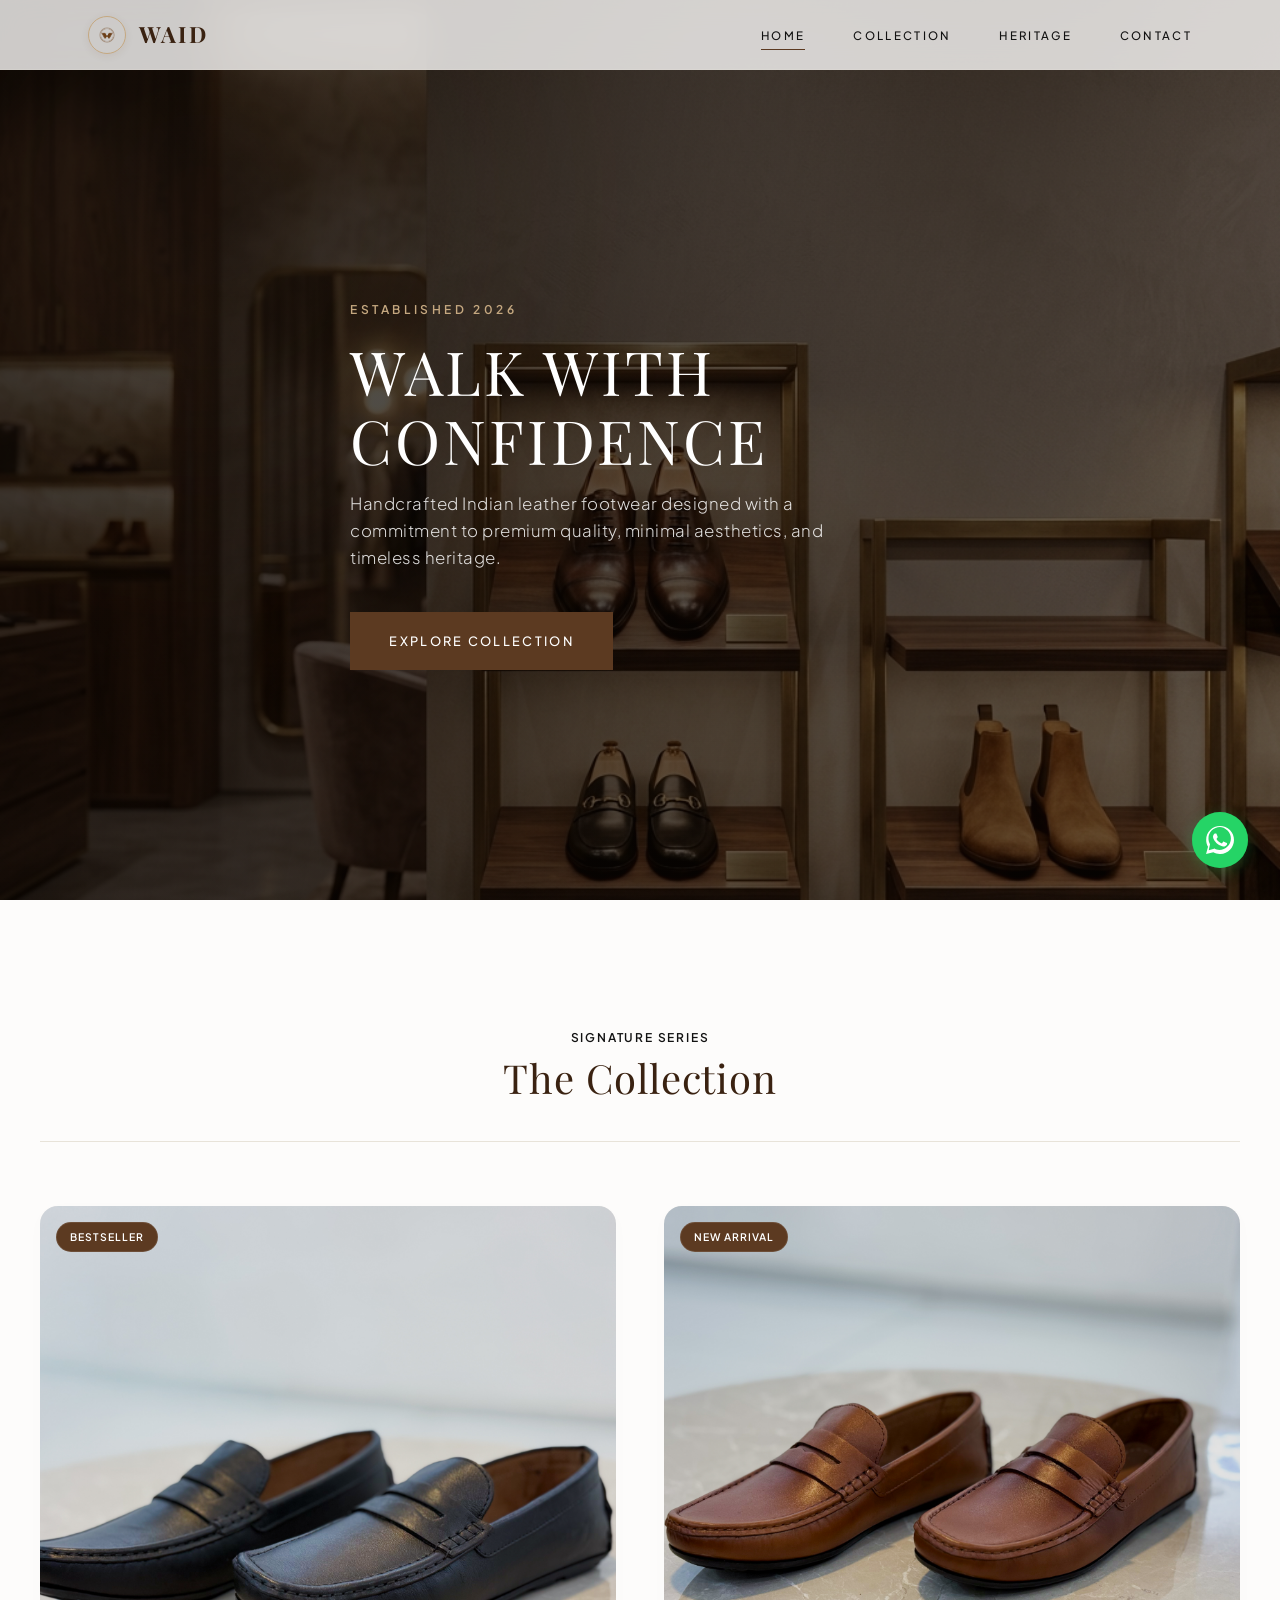
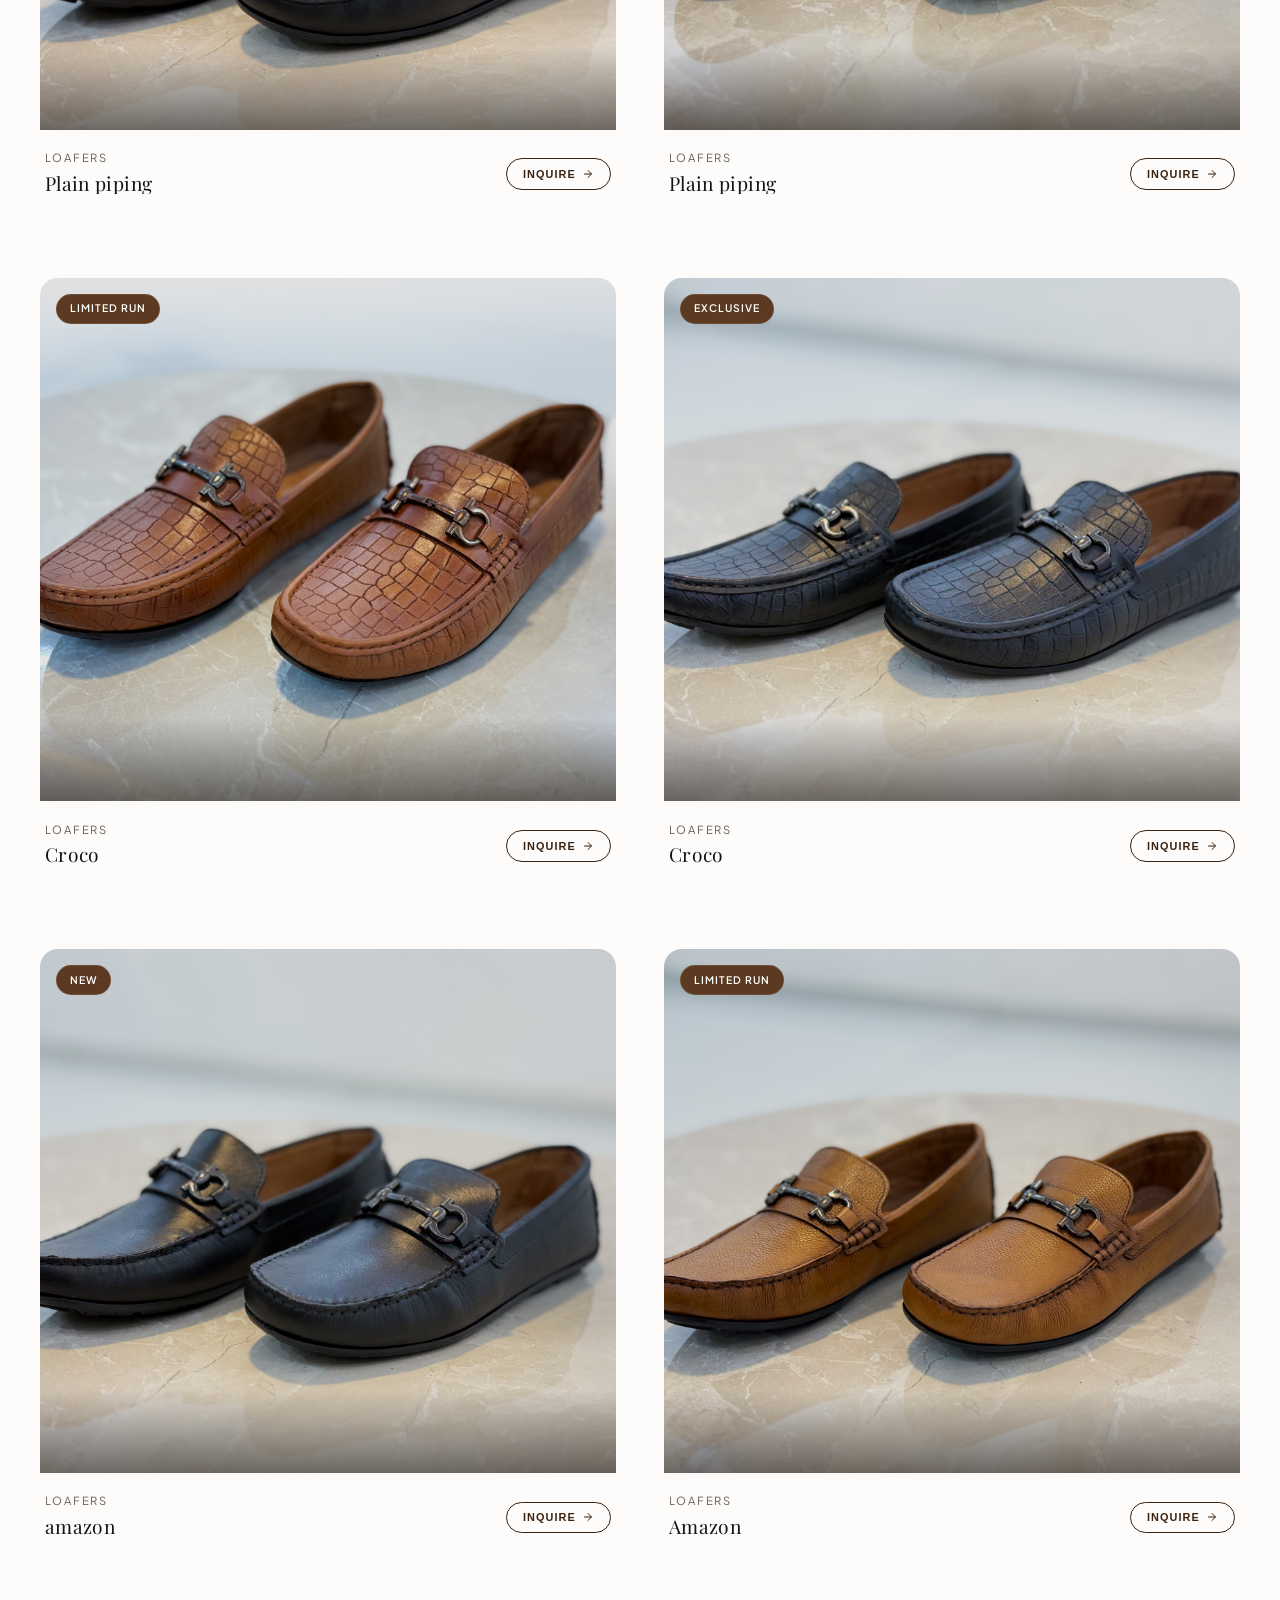
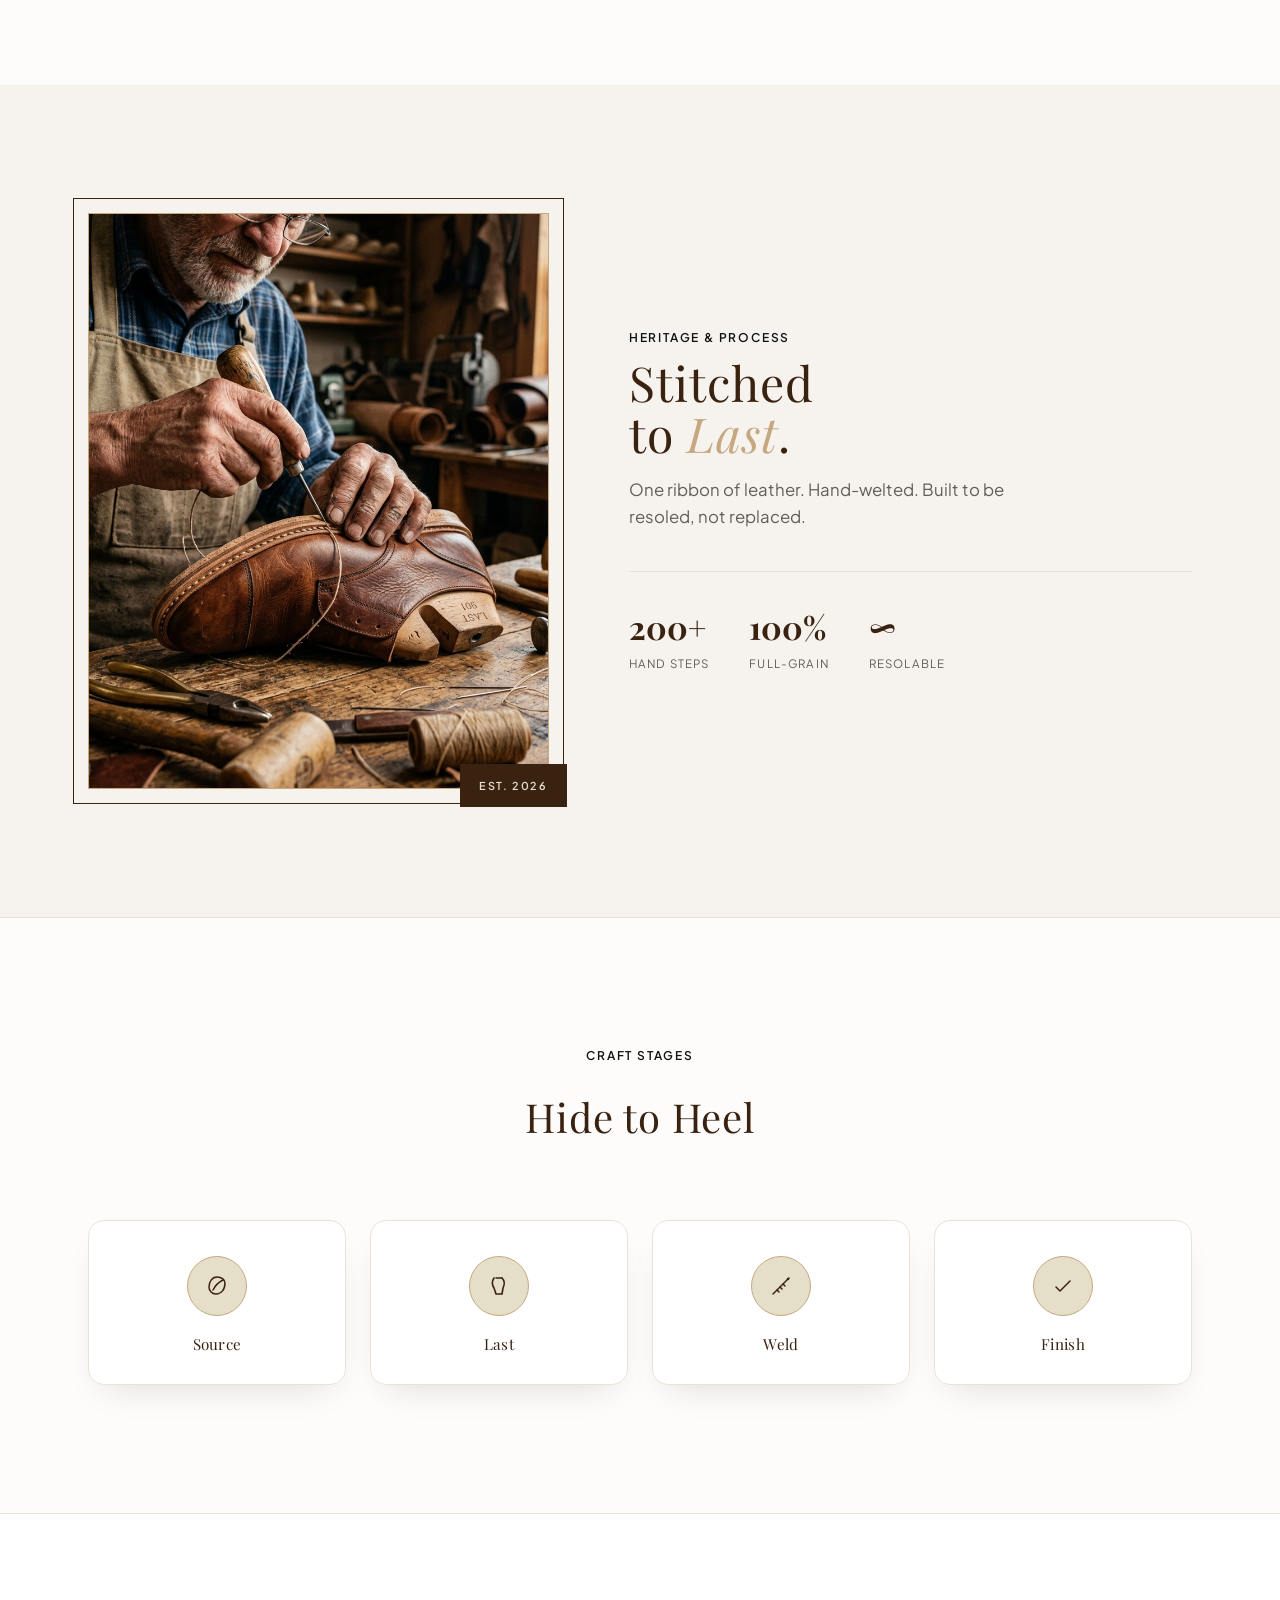
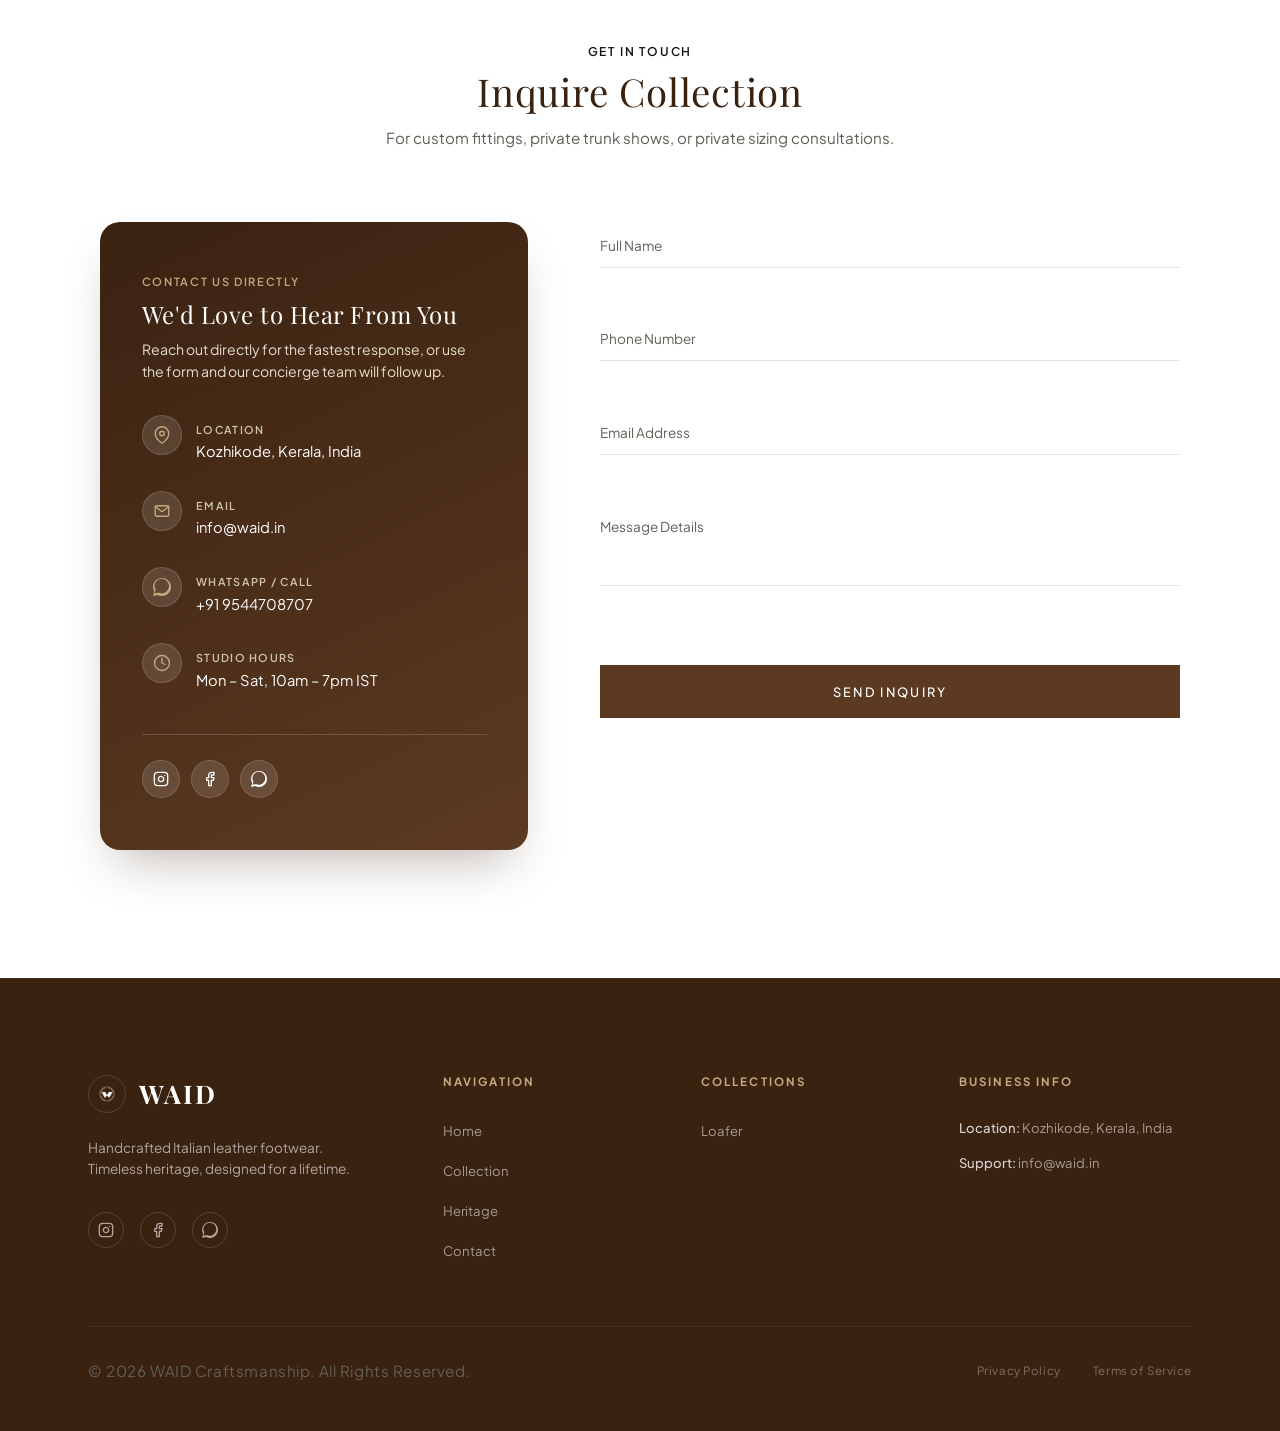
<file: waid_web/index.html>
<!DOCTYPE html>
<html lang="en">
<head>
  <meta charset="UTF-8">
  <meta name="viewport" content="width=device-width, initial-scale=1.0">
  
  <!-- SEO Best Practices (filled in automatically from js/content.js) -->
  <title id="page-title">WAID | Handcrafted Luxury Leather Footwear</title>
  <meta id="page-description" name="description" content="Explore WAID, a premium luxury shoe brand handcrafting fine Italian leather oxfords, Chelsea boots, and loafers using traditional Goodyear welt construction.">
  <meta id="page-keywords" name="keywords" content="luxury leather shoes, premium oxfords, handcrafted mens boots, designer loafers, goodyear welted shoes, WAID shoes">
  
  <!-- Styles -->
  <link rel="stylesheet" href="css/style.css">
</head>
<body>

  <!-- Floating Navigation Header -->
  <header>
    <div class="container navbar-container">
      <!-- Mobile Menu Toggle Button -->
      <button class="menu-toggle" id="menu-toggle-btn" aria-label="Toggle Menu">
        <svg width="24" height="24" viewBox="0 0 24 24" fill="none" stroke="currentColor" stroke-width="1.8" stroke-linecap="round" stroke-linejoin="round">
          <line x1="3" y1="12" x2="21" y2="12"></line>
          <line x1="3" y1="6" x2="21" y2="6"></line>
          <line x1="3" y1="18" x2="21" y2="18"></line>
        </svg>
      </button>

      <!-- Logo -->
      <a href="#home" class="nav-logo">
        <img src="assets/logo_only.png" alt="WAID Logo" class="logo-img" data-content-src="brand.logo">
        <span class="nav-logo-text" data-content="brand.name" style="font-family: var(--font-serif); font-weight: 700; letter-spacing: 0.1em; color: var(--color-primary-dark);">WAID</span>
      </a>

      <!-- Navigation Links (rendered from js/content.js -> nav) -->
      <nav>
        <ul class="nav-links" id="nav-links-desktop"></ul>
      </nav>
      
      <!-- Placeholder spacing for navbar symmetry -->
      <div style="width: 38px; height: 38px; opacity: 0;" class="menu-toggle"></div>
    </div>
  </header>

  <!-- Mobile Nav Drawer -->
  <div class="mobile-nav-backdrop" id="mobile-menu-backdrop"></div>
  <div class="mobile-nav-overlay" id="mobile-menu">
    <img src="assets/logo_only.png" alt="" class="mobile-nav-watermark" data-content-src="brand.logo" aria-hidden="true">

    <div class="mobile-nav-top">
      <a href="#home" class="mobile-nav-brand">
        <img src="assets/logo_only.png" alt="WAID Logo" class="logo-img" data-content-src="brand.logo">
        <span data-content="brand.name">WAID</span>
      </a>
      <button class="close-menu-btn" id="close-menu-btn" aria-label="Close Menu">
        <svg width="20" height="20" viewBox="0 0 24 24" fill="none" stroke="currentColor" stroke-width="1.8" stroke-linecap="round" stroke-linejoin="round"><line x1="18" y1="6" x2="6" y2="18"></line><line x1="6" y1="6" x2="18" y2="18"></line></svg>
      </button>
    </div>

    <!-- Rendered from js/content.js -> nav -->
    <nav class="mobile-nav-links" id="nav-links-mobile" aria-label="Mobile"></nav>

    <div class="mobile-nav-bottom">
      <a href="https://wa.me/917306589121" target="_blank" rel="noopener" class="mobile-nav-whatsapp" data-content-href="contact.whatsappHref">
        <svg viewBox="0 0 24 24" fill="currentColor" width="18" height="18"><path d="M.057 24l1.687-6.163c-1.041-1.804-1.588-3.849-1.587-5.946C.06 5.348 5.397.01 12.008.01c3.202.001 6.212 1.246 8.477 3.514 2.266 2.268 3.507 5.28 3.505 8.484-.004 6.657-5.34 11.997-11.953 11.997-2.005-.001-3.973-.502-5.73-1.45L0 24zm6.59-4.846c1.6.95 3.188 1.449 4.825 1.451 5.436 0 9.86-4.37 9.864-9.799.002-2.63-1.023-5.101-2.885-6.965C16.29 1.977 13.812.951 11.998.951 6.561.951 2.137 5.322 2.133 10.75c-.001 1.693.447 3.34 1.3 4.812L2.348 20.73l5.3-1.393z"/></svg>
        <span data-content="mobileDrawer.whatsappButtonText">Chat on WhatsApp</span>
      </a>
      <div class="mobile-nav-socials">
        <a href="#" aria-label="Instagram" data-content-href="social.instagram">
          <svg viewBox="0 0 24 24" fill="none" stroke="currentColor" stroke-width="2" stroke-linecap="round" stroke-linejoin="round"><rect x="2" y="2" width="20" height="20" rx="5" ry="5"></rect><path d="M16 11.37A4 4 0 1 1 12.63 8 4 4 0 0 1 16 11.37z"></path><line x1="17.5" y1="6.5" x2="17.51" y2="6.5"></line></svg>
        </a>
        <a href="#" aria-label="Facebook" data-content-href="social.facebook">
          <svg viewBox="0 0 24 24" fill="none" stroke="currentColor" stroke-width="2" stroke-linecap="round" stroke-linejoin="round"><path d="M18 2h-3a5 5 0 0 0-5 5v3H7v4h3v8h4v-8h3l1-4h-4V7a1 1 0 0 1 1-1h3z"></path></svg>
        </a>
        <a href="mailto:concierge@waidshoes.com" aria-label="Email" data-content-href-mailto="contact.email">
          <svg viewBox="0 0 24 24" fill="none" stroke="currentColor" stroke-width="2" stroke-linecap="round" stroke-linejoin="round"><rect x="3" y="5" width="18" height="14" rx="2"></rect><path d="M3 6l9 7 9-7"></path></svg>
        </a>
      </div>
      <p class="mobile-nav-tagline" data-content="mobileDrawer.tagline">Est. 2026 &mdash; Handcrafted Italian Leather</p>
    </div>
  </div>

  <!-- Main Showcase Content -->
  <main>
    
    <!-- Motion Graphical Hero Section -->
    <section class="hero" id="home" data-content-bg="hero.backgroundImage">
      <!-- Glow ambient particles background -->
      <div class="hero-glow-1"></div>
      <div class="hero-glow-2"></div>
      
      <div class="container">
        <div class="hero-content">
          <span class="hero-eyebrow" data-content="hero.eyebrow" style="font-size: 0.75rem; font-weight: 600; letter-spacing: 0.3em; text-transform: uppercase; color: var(--color-accent); display: block; margin-bottom: 1rem;">ESTABLISHED 2026</span>
          <h1 data-content="hero.heading">Elegance in Every Step</h1>
          <p data-content="hero.paragraph">Handcrafted Italian leather footwear designed with a commitment to premium quality, minimal aesthetics, and timeless heritage.</p>
          <a href="#collection" class="btn btn-primary" data-content="hero.buttonText" data-content-href="hero.buttonHref">Explore Collection</a>
        </div>
      </div>
    </section>

    <!-- Showcase Collection Section -->
    <section class="section-padding container" id="collection">
      <div class="shop-layout">
        
        <!-- Centered Header and Filter Links -->
        <div class="shop-header reveal">
          <div>
            <span data-content="collection.eyebrow" style="font-size: 0.75rem; font-weight: 600; text-transform: uppercase; letter-spacing: 0.15em; color: var(--color-accent-dark); display: block; margin-bottom: 0.5rem;">SIGNATURE SERIES</span>
            <h2 data-content="collection.heading">The Collection</h2>
          </div>
        </div>

        <!-- Premium 2-Column Products Grid -->
        <div class="products-grid" id="products-grid">
          <!-- Rendered dynamically by main.js -->
        </div>

      </div>
    </section>

    <!-- Heritage Section: asymmetric frame + stat trio, no long copy -->
    <section class="heritage-showcase" id="heritage">
      <div class="container heritage-inner">
        <div class="heritage-visual reveal">
          <div class="heritage-frame">
            <img src="assets/craftsmanship.png" alt="Hand-stitched Goodyear welt" class="heritage-img" data-content-src="heritage.image" data-content-alt="heritage.imageAlt">
          </div>
          <span class="heritage-badge" data-content="heritage.badge">EST. 2026</span>
        </div>
        <div class="heritage-copy reveal">
          <span class="eyebrow" data-content="heritage.eyebrow">HERITAGE &amp; PROCESS</span>
          <h2 data-content-html="heritage.headingHTML">Stitched<br>to <em>Last</em>.</h2>
          <p class="heritage-lede" data-content="heritage.lede">One ribbon of leather. Hand-welted. Built to be resoled, not replaced.</p>
          <div class="heritage-stats" id="heritage-stats">
            <div class="heritage-stat"><strong>200+</strong><span>hand steps</span></div>
            <div class="heritage-stat"><strong>100%</strong><span>full-grain</span></div>
            <div class="heritage-stat"><strong>∞</strong><span>resolable</span></div>
          </div>
        </div>
      </div>
    </section>

    <!-- Craft Stages: motion-graphic reel, icons over sentences -->
    <section class="process-reel" id="process">
      <div class="container">
        <div class="shop-header reveal" style="border-bottom: none; padding-bottom: 1rem;">
          <span class="eyebrow" data-content="process.eyebrow">CRAFT STAGES</span>
          <h2 data-content="process.heading">Hide to Heel</h2>
        </div>

        <div class="reel-track" id="reel-track">
          <div class="reel-stage" style="--d:0">
            <div class="reel-panel">
              <div class="reel-icon">
                <svg viewBox="0 0 24 24" fill="none" stroke="currentColor" stroke-width="1.5" stroke-linecap="round" stroke-linejoin="round"><path d="M12 3C7 3 4 8 4 13c0 4 3 7 7 7 5 0 9-4 9-11 0-3-3-6-8-6Z"></path><path d="M8 16c2-4 6-8 10-10"></path></svg>
              </div>
              <span class="reel-label" data-content="process.stages.0.label">Source</span>
            </div>
          </div>

          <div class="reel-stage" style="--d:1">
            <div class="reel-panel">
              <div class="reel-icon">
                <svg viewBox="0 0 24 24" fill="none" stroke="currentColor" stroke-width="1.6" stroke-linecap="round" stroke-linejoin="round"><path d="M7 4c-2 3-2 7 0 10l2 6h6l1-6c2-4 1-8-1-10"></path><path d="M9 4h6"></path></svg>
              </div>
              <span class="reel-label" data-content="process.stages.1.label">Last</span>
            </div>
          </div>

          <div class="reel-stage" style="--d:2">
            <div class="reel-panel">
              <div class="reel-icon">
                <svg viewBox="0 0 24 24" fill="none" stroke="currentColor" stroke-width="1.5" stroke-linecap="round" stroke-linejoin="round"><path d="M4 20 20 4"></path><circle cx="19" cy="5" r="1.3" fill="currentColor" stroke="none"></circle><path d="M8 16l2 2M11 13l2 2M14 10l2 2"></path></svg>
              </div>
              <span class="reel-label" data-content="process.stages.2.label">Weld</span>
            </div>
          </div>

          <div class="reel-stage" style="--d:3">
            <div class="reel-panel">
              <div class="reel-icon">
                <svg viewBox="0 0 24 24" fill="none" stroke="currentColor" stroke-width="1.5" stroke-linecap="round" stroke-linejoin="round"><path d="M5 13l4 4L19 7"></path></svg>
              </div>
              <span class="reel-label" data-content="process.stages.3.label">Finish</span>
            </div>
          </div>
        </div>
      </div>
    </section>

    <!-- Clean & Minimal Contact Section (Info Card + Floating Underlines) -->
    <section class="section-padding contact-section" id="contact">
      <div class="container">
        <div class="contact-layout reveal" style="margin-bottom: 4.5rem;">
          <span data-content="contactSection.eyebrow" style="font-size: 0.75rem; font-weight: 600; text-transform: uppercase; letter-spacing: 0.15em; color: var(--color-accent-dark); display: block; margin-bottom: 0.5rem;">GET IN TOUCH</span>
          <h2 data-content="contactSection.heading">Inquire Collection</h2>
          <p data-content="contactSection.subtext" style="margin-bottom: 0;">For custom fittings, private trunk shows, or private sizing consultations.</p>
        </div>

        <div class="contact-grid reveal">
          <!-- Direct Contact Info Card -->
          <div class="contact-info-card">
            <span class="contact-info-eyebrow" data-content="contactSection.cardEyebrow">Contact Us Directly</span>
            <h3 data-content="contactSection.cardHeading">We'd Love to Hear From You</h3>
            <p class="contact-info-desc" data-content="contactSection.cardDesc">Reach out directly for the fastest response, or use the form and our concierge team will follow up.</p>

            <ul class="contact-info-list">
              <li class="contact-info-item">
                <span class="contact-info-icon">
                  <svg viewBox="0 0 24 24" fill="none" stroke="currentColor" stroke-width="1.8" stroke-linecap="round" stroke-linejoin="round"><path d="M21 10c0 7-9 13-9 13s-9-6-9-13a9 9 0 0 1 18 0Z"></path><circle cx="12" cy="10" r="3"></circle></svg>
                </span>
                <div class="contact-info-text">
                  <span data-content="contact.labelLocation">Location</span>
                  <p data-content="contact.address">Kozhikode, Kerala, India</p>
                </div>
              </li>
              <li class="contact-info-item">
                <span class="contact-info-icon">
                  <svg viewBox="0 0 24 24" fill="none" stroke="currentColor" stroke-width="1.8" stroke-linecap="round" stroke-linejoin="round"><path d="M4 4h16v16H4z" opacity="0"></path><path d="M3 6l9 7 9-7"></path><rect x="3" y="5" width="18" height="14" rx="2"></rect></svg>
                </span>
                <div class="contact-info-text">
                  <span data-content="contact.labelEmail">Email</span>
                  <a href="mailto:concierge@waidshoes.com" data-content="contact.email" data-content-href-mailto="contact.email">concierge@waidshoes.com</a>
                </div>
              </li>
              <li class="contact-info-item">
                <span class="contact-info-icon">
                  <svg viewBox="0 0 24 24" fill="currentColor"><path d="M.057 24l1.687-6.163c-1.041-1.804-1.588-3.849-1.587-5.946C.06 5.348 5.397.01 12.008.01c3.202.001 6.212 1.246 8.477 3.514 2.266 2.268 3.507 5.28 3.505 8.484-.004 6.657-5.34 11.997-11.953 11.997-2.005-.001-3.973-.502-5.73-1.45L0 24zm6.59-4.846c1.6.95 3.188 1.449 4.825 1.451 5.436 0 9.86-4.37 9.864-9.799.002-2.63-1.023-5.101-2.885-6.965C16.29 1.977 13.812.951 11.998.951 6.561.951 2.137 5.322 2.133 10.75c-.001 1.693.447 3.34 1.3 4.812L2.348 20.73l5.3-1.393z"/></svg>
                </span>
                <div class="contact-info-text">
                  <span data-content="contact.labelWhatsapp">WhatsApp / Call</span>
                  <a href="https://wa.me/917306589121" target="_blank" rel="noopener" data-content="contact.whatsappDisplay" data-content-href="contact.whatsappHref">+91 73065 89121</a>
                </div>
              </li>
              <li class="contact-info-item">
                <span class="contact-info-icon">
                  <svg viewBox="0 0 24 24" fill="none" stroke="currentColor" stroke-width="1.8" stroke-linecap="round" stroke-linejoin="round"><circle cx="12" cy="12" r="10"></circle><path d="M12 6v6l4 2"></path></svg>
                </span>
                <div class="contact-info-text">
                  <span data-content="contact.labelHours">Studio Hours</span>
                  <p data-content="contact.hours">Mon – Sat, 10am – 7pm IST</p>
                </div>
              </li>
            </ul>

            <div class="contact-info-divider"></div>

            <div class="contact-info-socials">
              <a href="#" aria-label="Instagram" data-content-href="social.instagram">
                <svg viewBox="0 0 24 24" fill="none" stroke="currentColor" stroke-width="2" stroke-linecap="round" stroke-linejoin="round"><rect x="2" y="2" width="20" height="20" rx="5" ry="5"></rect><path d="M16 11.37A4 4 0 1 1 12.63 8 4 4 0 0 1 16 11.37z"></path><line x1="17.5" y1="6.5" x2="17.51" y2="6.5"></line></svg>
              </a>
              <a href="#" aria-label="Facebook" data-content-href="social.facebook">
                <svg viewBox="0 0 24 24" fill="none" stroke="currentColor" stroke-width="2" stroke-linecap="round" stroke-linejoin="round"><path d="M18 2h-3a5 5 0 0 0-5 5v3H7v4h3v8h4v-8h3l1-4h-4V7a1 1 0 0 1 1-1h3z"></path></svg>
              </a>
              <a href="https://wa.me/917306589121" target="_blank" rel="noopener" aria-label="WhatsApp" data-content-href="contact.whatsappHref">
                <svg viewBox="0 0 24 24" fill="currentColor"><path d="M.057 24l1.687-6.163c-1.041-1.804-1.588-3.849-1.587-5.946C.06 5.348 5.397.01 12.008.01c3.202.001 6.212 1.246 8.477 3.514 2.266 2.268 3.507 5.28 3.505 8.484-.004 6.657-5.34 11.997-11.953 11.997-2.005-.001-3.973-.502-5.73-1.45L0 24zm6.59-4.846c1.6.95 3.188 1.449 4.825 1.451 5.436 0 9.86-4.37 9.864-9.799.002-2.63-1.023-5.101-2.885-6.965C16.29 1.977 13.812.951 11.998.951 6.561.951 2.137 5.322 2.133 10.75c-.001 1.693.447 3.34 1.3 4.812L2.348 20.73l5.3-1.393z"/></svg>
              </a>
            </div>
          </div>

          <!-- Inquiry Form -->
          <div class="contact-form-panel">
            <form id="inquiry-form">
              <div class="form-group-underline">
                <input type="text" id="client-name" class="form-input-underline" required>
                <label for="client-name" class="form-label-floating" data-content="contactSection.formLabelName">Full Name</label>
              </div>
              <div class="form-group-underline">
                <input type="tel" id="client-phone" class="form-input-underline" pattern="[0-9+\-\s]{7,15}" placeholder="" required>
                <label for="client-phone" class="form-label-floating" data-content="contactSection.formLabelPhone">Phone Number</label>
              </div>
              <div class="form-group-underline">
                <input type="email" id="client-email" class="form-input-underline" required>
                <label for="client-email" class="form-label-floating" data-content="contactSection.formLabelEmail">Email Address</label>
              </div>
              <div class="form-group-underline">
                <textarea id="client-message" class="form-input-underline" rows="3" style="resize: none;" required></textarea>
                <label for="client-message" class="form-label-floating" data-content="contactSection.formLabelMessage">Message Details</label>
              </div>
              <button type="submit" class="btn btn-primary" style="width: 100%; margin-top: 1.5rem;" data-content="contactSection.formSubmitText">Send Inquiry</button>
            </form>
          </div>
        </div>
      </div>
    </section>

  </main>

  <!-- Product Detail Modal Overlay -->
  <div class="modal-overlay" id="product-modal">
    <div class="modal-container">
      <button class="modal-close-btn" id="modal-close-btn" aria-label="Close details">&times;</button>
      <div class="modal-content-grid" id="modal-detail-content">
        <!-- Rendered dynamically by main.js -->
      </div>
    </div>
  </div>

  <!-- Floating WhatsApp Widget -->
  <a href="https://wa.me/917306589121" class="whatsapp-float" target="_blank" rel="noopener" aria-label="Chat on WhatsApp" data-content-href="contact.whatsappHref">
    <svg viewBox="0 0 24 24" xmlns="http://www.w3.org/2000/svg">
      <path d="M.057 24l1.687-6.163c-1.041-1.804-1.588-3.849-1.587-5.946C.06 5.348 5.397.01 12.008.01c3.202.001 6.212 1.246 8.477 3.514 2.266 2.268 3.507 5.28 3.505 8.484-.004 6.657-5.34 11.997-11.953 11.997-2.005-.001-3.973-.502-5.73-1.45L0 24zm6.59-4.846c1.6.95 3.188 1.449 4.825 1.451 5.436 0 9.86-4.37 9.864-9.799.002-2.63-1.023-5.101-2.885-6.965C16.29 1.977 13.812.951 11.998.951 6.561.951 2.137 5.322 2.133 10.75c-.001 1.693.447 3.34 1.3 4.812L2.348 20.73l5.3-1.393z"/>
      <path d="M17.472 14.382c-.297-.149-1.758-.867-2.03-.967-.273-.099-.471-.148-.67.15-.197.297-.767.966-.94 1.164-.173.199-.347.223-.644.075-.297-.15-1.255-.463-2.39-1.475-.883-.788-1.48-1.761-1.653-2.059-.173-.297-.018-.458.13-.606.134-.133.298-.347.446-.52.149-.174.198-.298.298-.497.099-.198.05-.371-.025-.52-.075-.149-.669-1.612-.916-2.207-.242-.579-.487-.5-.669-.51-.173-.008-.371-.01-.57-.01-.198 0-.52.074-.792.372-.272.297-1.04 1.016-1.04 2.479 0 1.462 1.065 2.875 1.213 3.074.149.198 2.096 3.2 5.077 4.487.709.306 1.262.489 1.694.625.712.227 1.36.195 1.871.118.571-.085 1.758-.719 2.006-1.413.248-.694.248-1.289.173-1.413-.074-.124-.272-.198-.57-.347m-5.421 7.403h-.004z"/>
    </svg>
  </a>

  <!-- Multi-Column Brand Footer (Weliza Style) -->
  <footer>
    <div class="container">
      <div class="footer-grid">
        
        <!-- Left: Logo, Tagline, and Social Circles -->
        <div class="footer-brand">
          <h2>
            <img src="assets/logo_only.png" alt="WAID Logo" class="logo-img" data-content-src="brand.logo">
            <span data-content="brand.name" style="font-family: var(--font-serif); font-weight: 700; letter-spacing: 0.1em; color: var(--color-white);">WAID</span>
          </h2>
          <p data-content="footer.tagline">Handcrafted Italian leather footwear. Timeless heritage, designed for a lifetime.</p>
          
          <div class="footer-socials">
            <a href="#" class="social-icon" aria-label="Instagram" data-content-href="social.instagram">
              <svg width="18" height="18" viewBox="0 0 24 24" fill="none" stroke="currentColor" stroke-width="2" stroke-linecap="round" stroke-linejoin="round"><rect x="2" y="2" width="20" height="20" rx="5" ry="5"></rect><path d="M16 11.37A4 4 0 1 1 12.63 8 4 4 0 0 1 16 11.37z"></path><line x1="17.5" y1="6.5" x2="17.51" y2="6.5"></line></svg>
            </a>
            <a href="#" class="social-icon" aria-label="Facebook" data-content-href="social.facebook">
              <svg width="18" height="18" viewBox="0 0 24 24" fill="none" stroke="currentColor" stroke-width="2" stroke-linecap="round" stroke-linejoin="round"><path d="M18 2h-3a5 5 0 0 0-5 5v3H7v4h3v8h4v-8h3l1-4h-4V7a1 1 0 0 1 1-1h3z"></path></svg>
            </a>
            <a href="https://wa.me/917306589121" class="social-icon" target="_blank" rel="noopener" aria-label="WhatsApp" data-content-href="contact.whatsappHref">
              <svg viewBox="0 0 24 24" fill="currentColor"><path d="M.057 24l1.687-6.163c-1.041-1.804-1.588-3.849-1.587-5.946C.06 5.348 5.397.01 12.008.01c3.202.001 6.212 1.246 8.477 3.514 2.266 2.268 3.507 5.28 3.505 8.484-.004 6.657-5.34 11.997-11.953 11.997-2.005-.001-3.973-.502-5.73-1.45L0 24zm6.59-4.846c1.6.95 3.188 1.449 4.825 1.451 5.436 0 9.86-4.37 9.864-9.799.002-2.63-1.023-5.101-2.885-6.965C16.29 1.977 13.812.951 11.998.951 6.561.951 2.137 5.322 2.133 10.75c-.001 1.693.447 3.34 1.3 4.812L2.348 20.73l5.3-1.393z"/></svg>
            </a>
          </div>
        </div>
        
        <!-- Column 2: Navigation (rendered from js/content.js -> nav) -->
        <div class="footer-column">
          <h3 data-content="footer.navHeading">Navigation</h3>
          <ul class="footer-links" id="footer-nav-links"></ul>
        </div>
        
        <!-- Column 3: Collections (rendered from js/content.js -> footer.collectionsLinks) -->
        <div class="footer-column">
          <h3 data-content="footer.collectionsHeading">Collections</h3>
          <ul class="footer-links" id="footer-collections-links"></ul>
        </div>
        
        <!-- Column 4: Business Details -->
        <div class="footer-column">
          <h3 data-content="footer.businessHeading">Business Info</h3>
          <ul class="business-info-list">
            <li><strong data-content="footer.labelLocation">Location:</strong> <span data-content="contact.address">Kozhikode, Kerala, India</span></li>
            <li><strong data-content="footer.labelSupport">Support:</strong> <span data-content="contact.email">concierge@waidshoes.com</span></li>
          </ul>
        </div>
        
      </div>
      
      <div class="footer-bottom">
        <p data-content="footer.copyright">© 2026 WAID Craftsmanship. All Rights Reserved.</p>
        <div class="footer-bottom-links" id="footer-legal-links"></div>
      </div>
    </div>
  </footer>

  <!-- Scripts: content.js MUST load first, since main.js and products.js read from it -->
  <script src="js/content.js"></script>
  <script src="js/products.js"></script>
  <script src="js/main.js"></script>
</body>
</html>
</file>
<file: waid_web/css/style.css>
/* WAID Luxury Leather Footwear - Brand Showcase Style System */

@import url('https://fonts.googleapis.com/css2?family=Playfair+Display:ital,wght@0,400..900;1,400..900&family=Plus+Jakarta+Sans:ital,wght@0,200..800;1,200..800&display=swap');

:root {
  /* Brand Luxury Palette */
  --color-primary: #5c3a21;        /* Dark Warm Chocolate/Leather */
  --color-primary-dark: #3a2211;   /* Rich Obsidian Brown */
  --color-accent: #c5a880;         /* Antique Gold/Brass */
  --color-accent-light: #e5dec9;   /* Champagne Accent */
  --color-bg-primary: #fdfcfb;     /* Premium Soft Alabaster/Ivory */
  --color-bg-secondary: #f6f3ee;   /* Warm Travertine Sand */
  --color-text-dark: #121212;      /* Pure Charcoal */
  --color-text-muted: #625e56;     /* Muted Sandstone Gray */
  --color-border: #e8e3d9;         /* Soft Border Line */
  --color-white: #ffffff;

  /* Fonts */
  --font-serif: 'Playfair Display', Georgia, serif;
  --font-sans: 'Plus Jakarta Sans', system-ui, -apple-system, sans-serif;

  /* Structural Variables */
  --header-height: 70px;
  --transition-smooth: all 0.6s cubic-bezier(0.25, 1, 0.5, 1);
  --transition-fast: all 0.25s cubic-bezier(0.4, 0, 0.2, 1);
}

/* Global Reset & Base */
*, *::before, *::after {
  box-sizing: border-box;
  margin: 0;
  padding: 0;
}

html {
  scroll-behavior: smooth;
}

@media (max-width: 768px) {
  html, body {
    max-width: 100%;
    overflow-x: hidden;
  }
}

body {
  font-family: var(--font-sans);
  background-color: var(--color-bg-primary);
  color: var(--color-text-dark);
  line-height: 1.6;
  -webkit-font-smoothing: antialiased;
  overflow-x: hidden;
}

/* Typography Scale */
h1, h2, h3, h4 {
  font-family: var(--font-serif);
  font-weight: 350;
  letter-spacing: 0.02em;
  line-height: 1.15;
}

p {
  color: var(--color-text-muted);
  font-weight: 400;
  font-size: 0.95rem;
}

a {
  color: inherit;
  text-decoration: none;
  transition: var(--transition-fast);
}

/* Base Components & Grid Containers */
.container {
  max-width: 1200px;
  margin: 0 auto;
  padding: 0 3rem;
}

@media (max-width: 768px) {
  .container {
    padding: 0 1.5rem;
  }
}

.section-padding {
  padding: 8rem 0;
}

@media (max-width: 768px) {
  .section-padding {
    padding: 5rem 0;
  }
}

/* Premium Buttons & Interactive Links */
.btn {
  display: inline-flex;
  align-items: center;
  justify-content: center;
  font-family: var(--font-sans);
  font-size: 0.8rem;
  font-weight: 500;
  letter-spacing: 0.18em;
  text-transform: uppercase;
  padding: 1.1rem 2.4rem;
  border-radius: 0;
  border: 1px solid transparent;
  cursor: pointer;
  transition: var(--transition-smooth);
  position: relative;
  overflow: hidden;
  z-index: 1;
}

.btn::after {
  content: '';
  position: absolute;
  bottom: 0;
  left: 0;
  width: 100%;
  height: 0;
  background-color: var(--color-primary-dark);
  transition: var(--transition-smooth);
  z-index: -1;
}

.btn-primary {
  background-color: var(--color-primary);
  color: var(--color-white);
}

.btn-primary:hover {
  color: var(--color-white);
  border-color: var(--color-primary-dark);
}

.btn-primary:hover::after {
  height: 100%;
}

.btn-secondary {
  background-color: transparent;
  color: var(--color-primary);
  border-color: var(--color-primary);
}

.btn-secondary:hover {
  color: var(--color-white);
}

.btn-secondary:hover::after {
  height: 100%;
}

.btn-text {
  padding: 0.4rem 0;
  background: transparent;
  border: none;
  font-weight: 600;
  font-size: 0.8rem;
  letter-spacing: 0.15em;
  text-transform: uppercase;
  color: var(--color-primary);
  display: inline-flex;
  align-items: center;
  gap: 0.6rem;
  position: relative;
  cursor: pointer;
}

.btn-text::after {
  content: '';
  position: absolute;
  bottom: 0;
  left: 0;
  width: 100%;
  height: 1px;
  background-color: var(--color-primary);
  transform: scaleX(0.3);
  transform-origin: left;
  transition: var(--transition-smooth);
}

.btn-text:hover::after {
  transform: scaleX(1);
}

/* Translucent Sleek Header */
header {
  position: fixed;
  top: 0;
  left: 0;
  width: 100%;
  height: var(--header-height);
  background-color: rgba(253, 252, 251, 0.8);
  backdrop-filter: blur(15px);
  -webkit-backdrop-filter: blur(15px);
  border-bottom: 1px solid rgba(232, 227, 217, 0.2);
  z-index: 100;
  transition: var(--transition-smooth);
}

header.scrolled {
  height: 58px;
  box-shadow: 0 4px 20px rgba(0, 0, 0, 0.02);
  background-color: rgba(253, 252, 251, 0.92);
}

.navbar-container {
  display: flex;
  justify-content: space-between;
  align-items: center;
  height: 100%;
}

/* Logo Sizing and High-Contrast Border */
.nav-logo {
  display: flex;
  align-items: center;
  gap: 0.8rem;
  font-family: var(--font-serif);
  font-size: 1.4rem;
  font-weight: 700;
  letter-spacing: 0.08em;
  color: var(--color-primary-dark);
}

.nav-logo .logo-img {
  height: 38px;
  width: 38px;
  object-fit: contain;
  border-radius: 50%;
  padding: 2px;
  border: 1.5px solid var(--color-accent);  /* Gold outline */
  box-shadow: 0 2px 8px rgba(92, 58, 33, 0.08);
  transition: var(--transition-smooth);
}

.nav-logo:hover .logo-img {
  transform: scale(1.08) rotate(360deg);
}

.nav-links {
  display: flex;
  list-style: none;
  gap: 3rem;
}

.nav-links a {
  font-size: 0.72rem;
  font-weight: 500;
  text-transform: uppercase;
  letter-spacing: 0.2em;
  position: relative;
  padding: 0.4rem 0;
  color: var(--color-text-dark);
}

.nav-links a::after {
  content: '';
  position: absolute;
  bottom: 0;
  left: 0;
  width: 100%;
  height: 1px;
  background-color: var(--color-primary);
  transform: scaleX(0);
  transform-origin: right;
  transition: var(--transition-smooth);
}

.nav-links a:hover::after,
.nav-links a.active::after {
  transform: scaleX(1);
  transform-origin: left;
}

.menu-toggle {
  display: none;
  background: none;
  border: none;
  cursor: pointer;
  color: var(--color-primary-dark);
  padding: 0.5rem;
}

@media (max-width: 768px) {
  .nav-links {
    display: none;
  }
  .menu-toggle {
    display: block;
  }

  /* Reorder navbar: logo on the left, hamburger on the right */
  .nav-logo {
    order: 1;
  }
  .navbar-container nav {
    order: 2;
  }
  #menu-toggle-btn {
    order: 3;
  }
  /* The invisible spacer div is no longer needed once logo/hamburger are reordered */
  .navbar-container .menu-toggle:not(#menu-toggle-btn) {
    display: none;
  }
}

/* Mobile Nav Drawer Overlay */
/* Backdrop behind the slide-in drawer */
.mobile-nav-backdrop {
  position: fixed;
  inset: 0;
  background-color: rgba(18, 12, 6, 0.5);
  backdrop-filter: blur(2px);
  z-index: 999;
  opacity: 0;
  visibility: hidden;
  transition: var(--transition-smooth);
}

.mobile-nav-backdrop.active {
  opacity: 1;
  visibility: visible;
}

/* Slide-in drawer */
.mobile-nav-overlay {
  position: fixed;
  top: 0;
  right: 0;
  width: min(84vw, 380px);
  height: 100%;
  height: 100dvh;
  background-color: var(--color-primary-dark);
  z-index: 1000;
  visibility: hidden;
  transform: translateX(100%);
  transition: var(--transition-smooth);
  display: flex;
  flex-direction: column;
  padding: 1.75rem 1.75rem 2rem;
  box-shadow: -20px 0 60px rgba(0, 0, 0, 0.25);
  overflow: hidden;
}

.mobile-nav-overlay.active {
  visibility: visible;
  transform: translateX(0);
}

/* Faint brand watermark for a graphical, non-generic touch */
.mobile-nav-watermark {
  position: absolute;
  bottom: -60px;
  right: -60px;
  width: 280px;
  height: 280px;
  opacity: 0.05;
  transform: rotate(-12deg);
  pointer-events: none;
  filter: grayscale(1) brightness(3);
}

.mobile-nav-top {
  display: flex;
  align-items: center;
  justify-content: space-between;
  padding-bottom: 1.5rem;
  border-bottom: 1px solid rgba(197, 168, 128, 0.2);
}

.mobile-nav-brand {
  display: flex;
  align-items: center;
  gap: 0.6rem;
}

.mobile-nav-brand .logo-img {
  width: 32px;
  height: 32px;
}

.mobile-nav-brand span {
  font-family: var(--font-serif);
  font-weight: 700;
  letter-spacing: 0.1em;
  color: var(--color-white);
  font-size: 1.05rem;
}

.close-menu-btn {
  background: none;
  border: 1px solid rgba(255, 255, 255, 0.18);
  color: var(--color-white);
  width: 38px;
  height: 38px;
  border-radius: 50%;
  display: flex;
  align-items: center;
  justify-content: center;
  cursor: pointer;
  transition: var(--transition-fast);
}

.close-menu-btn:hover {
  border-color: var(--color-accent);
  color: var(--color-accent);
  transform: rotate(90deg);
}

.mobile-nav-links {
  display: flex;
  flex-direction: column;
  padding-top: 1.5rem;
  position: relative;
  z-index: 1;
}

.mobile-nav-links a {
  color: var(--color-white);
  font-family: var(--font-serif);
  font-size: 1.7rem;
  letter-spacing: 0.02em;
  padding: 0.7rem 0;
  border-bottom: 1px solid rgba(255, 255, 255, 0.08);
  display: flex;
  align-items: center;
  transition: var(--transition-fast);
}

.mobile-nav-links a span {
  position: relative;
  transition: var(--transition-fast);
}

.mobile-nav-links a::after {
  content: '';
  width: 0;
  height: 1px;
  background-color: var(--color-accent);
  transition: var(--transition-fast);
  margin-left: 0;
}

.mobile-nav-links a:hover,
.mobile-nav-links a:active {
  color: var(--color-accent);
  padding-left: 0.4rem;
}

.mobile-nav-links a:hover::after {
  width: 1.4rem;
  margin-left: 0.6rem;
}

.mobile-nav-bottom {
  margin-top: auto;
  padding-top: 1.5rem;
  border-top: 1px solid rgba(197, 168, 128, 0.2);
  position: relative;
  z-index: 1;
}

.mobile-nav-whatsapp {
  display: flex;
  align-items: center;
  justify-content: center;
  gap: 0.6rem;
  width: 100%;
  padding: 0.9rem 1rem;
  background-color: rgba(197, 168, 128, 0.12);
  border: 1px solid rgba(197, 168, 128, 0.35);
  border-radius: 999px;
  color: var(--color-accent-light);
  font-size: 0.85rem;
  font-weight: 600;
  letter-spacing: 0.03em;
  transition: var(--transition-fast);
}

.mobile-nav-whatsapp:hover {
  background-color: var(--color-accent);
  color: var(--color-primary-dark);
}

.mobile-nav-socials {
  display: flex;
  justify-content: center;
  gap: 1.25rem;
  margin-top: 1.4rem;
}

.mobile-nav-socials a {
  color: rgba(255, 255, 255, 0.6);
  transition: var(--transition-fast);
}

.mobile-nav-socials a svg {
  width: 20px;
  height: 20px;
  display: block;
}

.mobile-nav-socials a:hover {
  color: var(--color-accent);
}

.mobile-nav-tagline {
  text-align: center;
  margin-top: 1.4rem;
  font-size: 0.68rem;
  letter-spacing: 0.08em;
  text-transform: uppercase;
  color: rgba(255, 255, 255, 0.35);
}

/* Motion Graphical Hero Section */
.hero {
  height: 100vh;
  position: relative;
  background: url('../assets/hero_bg.png') center 32%/cover no-repeat;
  display: flex;
  align-items: center;
  color: var(--color-white);
  padding-top: var(--header-height);
  overflow: hidden;
}

/* Dark gradient scrim so headline text stays legible over the photo */
.hero::before {
  content: '';
  position: absolute;
  inset: 0;
  background: linear-gradient(100deg, rgba(10, 5, 2, 0.82) 0%, rgba(10, 5, 2, 0.55) 45%, rgba(10, 5, 2, 0.25) 100%);
  z-index: 1;
  animation: scrimShift 15s ease-in-out infinite alternate;
  background-size: 200% 200%;
}

@keyframes scrimShift {
  0% { background-position: 0% 0%; }
  100% { background-position: 100% 100%; }
}

/* Slow Ken Burns drift on the background photo for a motion-graphic feel */
@keyframes heroKenBurns {
  0% { transform: scale(1) translate(0, 0); }
  100% { transform: scale(1.08) translate(-1.5%, -1%); }
}

.hero {
  animation: heroKenBurns 20s ease-in-out infinite alternate;
}

/* Floating Motion Glow Spots */
.hero-glow-1, .hero-glow-2 {
  position: absolute;
  width: 600px;
  height: 600px;
  border-radius: 50%;
  filter: blur(140px);
  opacity: 0.12;
  pointer-events: none;
  z-index: 2;
}

.hero-glow-1 {
  background: radial-gradient(circle, var(--color-accent) 0%, transparent 70%);
  top: -100px;
  left: -100px;
  animation: glowMove1 22s ease-in-out infinite alternate;
}

.hero-glow-2 {
  background: radial-gradient(circle, var(--color-primary-light) 0%, transparent 70%);
  bottom: -150px;
  right: -100px;
  animation: glowMove2 28s ease-in-out infinite alternate;
}

@keyframes glowMove1 {
  0% { transform: translate(0, 0) scale(1); opacity: 0.08; }
  50% { transform: translate(200px, 100px) scale(1.2); opacity: 0.15; }
  100% { transform: translate(100px, 250px) scale(0.95); opacity: 0.08; }
}

@keyframes glowMove2 {
  0% { transform: translate(0, 0) scale(1.15); opacity: 0.15; }
  50% { transform: translate(-150px, -200px) scale(0.85); opacity: 0.06; }
  100% { transform: translate(-300px, -80px) scale(1.05); opacity: 0.15; }
}

.hero-content {
  max-width: 580px;
  position: relative;
  z-index: 3;
  opacity: 0;
  transform: translateY(30px);
  animation: revealUp 1.2s cubic-bezier(0.25, 1, 0.5, 1) 0.2s forwards;
}

.hero h1 {
  font-size: 3.8rem;
  font-weight: 300;
  margin-bottom: 1rem;
  letter-spacing: 0.05em;
  text-transform: uppercase;
}

@media (max-width: 768px) {
  .hero h1 {
    font-size: 2.6rem;
  }
}

.hero p {
  font-size: 1.05rem;
  color: rgba(255, 255, 255, 0.85);
  margin-bottom: 2.5rem;
  letter-spacing: 0.03em;
  font-weight: 300;
  max-width: 480px;
}

@keyframes revealUp {
  to {
    opacity: 1;
    transform: translateY(0);
  }
}

/* ==========================================
   Centered Collections Showcase (Clean & Minimal)
   ========================================== */
.shop-layout {
  display: flex;
  flex-direction: column;
  gap: 4rem;
}

.shop-header {
  display: flex;
  flex-direction: column;
  align-items: center;
  text-align: center;
  border-bottom: 1px solid var(--color-border);
  padding-bottom: 2.5rem;
  gap: 1.2rem;
}

.shop-header h2 {
  font-size: 2.5rem;
  color: var(--color-primary-dark);
}

/* Premium 2-Column Products Grid */
.products-grid {
  display: grid;
  grid-template-columns: repeat(2, 1fr);
  gap: 4rem 3rem;
}

@media (max-width: 768px) {
  .products-grid {
    grid-template-columns: 1fr;
    gap: 3rem;
  }
}

/* Collection Card & Animation */
.product-card {
  display: flex;
  flex-direction: column;
  cursor: pointer;
  position: relative;
  border-radius: 18px;
  transition: var(--transition-smooth);
}

.product-card:hover {
  transform: translateY(-8px);
  box-shadow: 0 30px 50px -20px rgba(58, 34, 17, 0.18), 0 0 0 1px rgba(197, 168, 128, 0.12);
}

.product-card-image-wrap {
  position: relative;
  background-color: var(--color-bg-secondary);
  aspect-ratio: 1.1 / 1; /* Slightly wider layout for premium details */
  overflow: hidden;
  border-radius: 18px 18px 0 0;
  box-shadow: 0 4px 20px rgba(0, 0, 0, 0.015);
}

.product-card-image {
  width: 100%;
  height: 100%;
  object-fit: cover;
  transition: transform 1.2s cubic-bezier(0.25, 1, 0.5, 1);
}

@media (max-width: 768px) {
  .product-card-image-wrap {
    aspect-ratio: 1 / 1;
  }
  .product-card-image {
    width: 100%;
    height: 100%;
    object-fit: cover;
  }
  /* #collection combines .section-padding + .container, and .section-padding's
     shorthand (padding: 5rem 0) zeroes out .container's side padding, so the
     cards were running edge-to-edge with no side margin. Restore it on mobile. */
  #collection {
    padding-left: 1.5rem;
    padding-right: 1.5rem;
  }
  /* Grid items default to a content-based min-width, so the card's info row
     (name + Inquire button) was forcing the card wider than its grid track
     and pushing it past the right edge. Let it shrink to fit. */
  .product-card {
    min-width: 0;
  }
  /* Show the full product name instead of truncating with an ellipsis */
  .product-card-info {
    flex-wrap: wrap;
    align-items: flex-start;
  }
  .product-card-text {
    flex-basis: 100%;
  }
  .product-card-name {
    white-space: normal;
    overflow: visible;
    text-overflow: clip;
  }
  .card-inquire-btn {
    margin-top: 0.4rem;
  }
}

.product-card:hover .product-card-image {
  transform: scale(1.05);
}

.product-card-badge {
  position: absolute;
  top: 1rem;
  left: 1rem;
  background-color: var(--color-primary);
  color: var(--color-white);
  font-size: 0.65rem;
  font-weight: 600;
  text-transform: uppercase;
  letter-spacing: 0.1em;
  padding: 0.35rem 0.8rem;
  border-radius: 999px;
  border: 1px solid rgba(255, 255, 255, 0.1);
}

.product-card-overlay {
  position: absolute;
  bottom: 0;
  left: 0;
  width: 100%;
  padding: 1.6rem 1rem 1rem;
  background: linear-gradient(to top, rgba(18, 12, 6, 0.55), rgba(18, 12, 6, 0));
  display: flex;
  align-items: flex-end;
  justify-content: center;
  pointer-events: none;
}

.view-detail-hint {
  background-color: rgba(255, 255, 255, 0.95);
  backdrop-filter: blur(6px);
  color: var(--color-primary-dark);
  font-size: 0.68rem;
  font-weight: 600;
  text-transform: uppercase;
  letter-spacing: 0.15em;
  padding: 0.75rem 1.6rem;
  border-radius: 999px;
  box-shadow: 0 8px 20px rgba(0, 0, 0, 0.1);
  opacity: 0;
  transform: translateY(8px);
  transition: var(--transition-smooth);
}

.product-card:hover .view-detail-hint {
  opacity: 1;
  transform: translateY(0);
}

.product-card-info {
  padding: 1.2rem 0.3rem 0.9rem;
  display: flex;
  justify-content: space-between;
  align-items: center;
  gap: 0.75rem;
}

.product-card-text {
  display: flex;
  flex-direction: column;
  gap: 0.15rem;
  min-width: 0;
}

.product-card-category {
  font-size: 0.7rem;
  text-transform: uppercase;
  letter-spacing: 0.15em;
  color: var(--color-text-muted);
  display: block;
}

.product-card-name {
  font-size: 1.2rem;
  margin-top: 0.15rem;
  margin-bottom: 0.35rem;
  color: var(--color-text-dark);
  white-space: nowrap;
  overflow: hidden;
  text-overflow: ellipsis;
}

.card-inquire-btn {
  flex-shrink: 0;
  display: inline-flex;
  align-items: center;
  gap: 0.4rem;
  background-color: transparent;
  color: var(--color-primary-dark);
  font-size: 0.68rem;
  font-weight: 600;
  text-transform: uppercase;
  letter-spacing: 0.1em;
  padding: 0.55rem 1rem;
  border: 1px solid var(--color-primary-dark);
  border-radius: 999px;
  cursor: pointer;
  transition: var(--transition-fast);
}

.card-inquire-btn:hover {
  background-color: var(--color-primary-dark);
  color: var(--color-white);
}

.card-inquire-btn svg {
  width: 12px;
  height: 12px;
}

/* ==========================================
   Heritage: asymmetric offset frame + stat trio
   ========================================== */
.eyebrow {
  font-size: 0.75rem;
  font-weight: 600;
  text-transform: uppercase;
  letter-spacing: 0.15em;
  color: var(--color-accent-dark);
  display: block;
  margin-bottom: 0.6rem;
}

.heritage-showcase {
  background-color: var(--color-bg-secondary);
  padding: 8rem 0;
  overflow: hidden;
}

.heritage-inner {
  display: grid;
  grid-template-columns: 0.9fr 1.1fr;
  align-items: center;
  gap: 5rem;
}

@media (max-width: 992px) {
  .heritage-inner {
    grid-template-columns: 1fr;
    gap: 3.5rem;
  }
}

.heritage-visual {
  position: relative;
}

.heritage-frame {
  position: relative;
  border: 1px solid var(--color-accent);
  outline: 1px solid var(--color-primary-dark);
  outline-offset: 14px;
  aspect-ratio: 4 / 5;
  overflow: hidden;
}

.heritage-img {
  width: 100%;
  height: 100%;
  object-fit: cover;
  display: block;
  transition: transform 1.2s cubic-bezier(0.25, 1, 0.5, 1);
}

.heritage-visual:hover .heritage-img {
  transform: scale(1.06);
}

.heritage-badge {
  position: absolute;
  bottom: -18px;
  right: -18px;
  background: var(--color-primary-dark);
  color: var(--color-accent-light);
  font-size: 0.68rem;
  font-weight: 600;
  letter-spacing: 0.15em;
  padding: 0.8rem 1.2rem;
}

.heritage-copy h2 {
  font-size: 3rem;
  color: var(--color-primary-dark);
  line-height: 1.05;
  margin-bottom: 1.2rem;
}

.heritage-copy h2 em {
  font-style: italic;
  color: var(--color-accent);
}

.heritage-lede {
  font-size: 1.05rem;
  color: var(--color-text-muted);
  max-width: 420px;
  margin-bottom: 2.5rem;
}

.heritage-stats {
  display: flex;
  gap: 2.5rem;
  border-top: 1px solid var(--color-border);
  padding-top: 1.8rem;
}

.heritage-stat {
  display: flex;
  flex-direction: column;
}

.heritage-stat strong {
  font-family: var(--font-serif);
  font-size: 2rem;
  color: var(--color-primary-dark);
}

.heritage-stat span {
  font-size: 0.72rem;
  text-transform: uppercase;
  letter-spacing: 0.1em;
  color: var(--color-text-muted);
  margin-top: 0.2rem;
}

/* ==========================================
   Craft Stages: motion-graphic reel (unfolding leather panels)
   ========================================== */
.process-reel {
  background-color: var(--color-bg-primary);
  border-top: 1px solid var(--color-border);
  padding: 8rem 0;
}

.reel-track {
  display: flex;
  justify-content: space-between;
  gap: 1.5rem;
  margin-top: 4rem;
}

.reel-stage {
  flex: 1;
  perspective: 700px;
}

.reel-panel {
  transform-style: preserve-3d;
  transform-origin: top center;
  transform: rotateX(-100deg);
  opacity: 0;
  transition: transform 0.7s cubic-bezier(0.25, 1, 0.5, 1), opacity 0.45s ease;
  transition-delay: calc(var(--d) * 0.18s);
  background: var(--color-white);
  border: 1px solid var(--color-border);
  border-radius: 16px;
  padding: 2.2rem 1rem 1.7rem;
  display: flex;
  flex-direction: column;
  align-items: center;
  gap: 1rem;
  box-shadow: 0 16px 34px -18px rgba(58, 34, 17, 0.18);
}

.reel-track.in-view .reel-panel {
  transform: rotateX(0deg);
  opacity: 1;
}

.reel-icon {
  width: 60px;
  height: 60px;
  border-radius: 50%;
  border: 1px solid var(--color-accent);
  display: flex;
  align-items: center;
  justify-content: center;
  color: var(--color-primary-dark);
  background: var(--color-accent-light);
}

.reel-icon svg {
  width: 24px;
  height: 24px;
}

.reel-label {
  font-family: var(--font-serif);
  font-size: 0.95rem;
  color: var(--color-primary-dark);
  letter-spacing: 0.02em;
}

@media (max-width: 576px) {
  .reel-track { flex-wrap: wrap; gap: 1rem; }
  .reel-stage { flex: 1 1 calc(50% - 0.5rem); }
  .reel-panel { padding: 1.6rem 0.8rem 1.3rem; }
  .reel-icon { width: 52px; height: 52px; }
  .reel-icon svg { width: 20px; height: 20px; }
  .reel-label { font-size: 0.85rem; }
}

/* ==========================================
   Clean & Minimal Contact Form (Floating Underlines)
   ========================================== */
.contact-section {
  background-color: var(--color-white);
  border-top: 1px solid var(--color-border);
}

.contact-layout {
  max-width: 540px;
  margin: 0 auto;
  text-align: center;
}

.contact-layout h2 {
  font-size: 2.4rem;
  margin-bottom: 0.8rem;
  color: var(--color-primary-dark);
}

.contact-layout p {
  margin-bottom: 4rem;
}

.contact-grid {
  max-width: 1080px;
  margin: 0 auto;
  display: grid;
  grid-template-columns: 0.85fr 1.15fr;
  gap: 0 4.5rem;
  align-items: start;
  text-align: left;
}

@media (max-width: 860px) {
  .contact-grid {
    grid-template-columns: 1fr;
    gap: 2.5rem;
  }
}

.contact-info-card {
  background: linear-gradient(155deg, var(--color-primary-dark) 0%, var(--color-primary) 100%);
  border-radius: 20px;
  padding: 3.2rem 2.6rem;
  box-shadow: 0 25px 50px -18px rgba(58, 34, 17, 0.35);
  position: sticky;
  top: 6rem;
}

@media (max-width: 860px) {
  .contact-info-card {
    position: static;
  }
}

.contact-info-eyebrow {
  font-size: 0.7rem;
  font-weight: 600;
  text-transform: uppercase;
  letter-spacing: 0.15em;
  color: var(--color-accent);
  display: block;
  margin-bottom: 0.6rem;
}

.contact-info-card h3 {
  font-size: 1.5rem;
  color: var(--color-white);
  margin-bottom: 0.6rem;
}

.contact-info-desc {
  font-size: 0.88rem;
  color: var(--color-accent-light);
  margin-bottom: 2rem;
}

.contact-info-list {
  list-style: none;
  display: flex;
  flex-direction: column;
  gap: 1.7rem;
  margin-bottom: 2.6rem;
}

.contact-info-item {
  display: flex;
  align-items: flex-start;
  gap: 0.9rem;
}

.contact-info-icon {
  flex-shrink: 0;
  width: 40px;
  height: 40px;
  border-radius: 50%;
  background-color: rgba(255, 255, 255, 0.12);
  display: flex;
  align-items: center;
  justify-content: center;
  color: var(--color-accent);
  box-shadow: inset 0 0 0 1px rgba(255, 255, 255, 0.14);
}

.contact-info-icon svg {
  width: 18px;
  height: 18px;
}

.contact-info-text {
  display: flex;
  flex-direction: column;
  gap: 0.15rem;
  padding-top: 0.35rem;
}

.contact-info-text span {
  font-size: 0.68rem;
  font-weight: 600;
  text-transform: uppercase;
  letter-spacing: 0.12em;
  color: var(--color-accent-light);
  opacity: 0.85;
}

.contact-info-text a,
.contact-info-text p {
  font-size: 0.92rem;
  color: var(--color-white);
  text-decoration: none;
  font-family: var(--font-sans);
}

.contact-info-text a:hover {
  color: var(--color-accent);
}

.contact-info-divider {
  height: 1px;
  background-color: rgba(255, 255, 255, 0.16);
  margin-bottom: 1.6rem;
}

.contact-info-socials {
  display: flex;
  gap: 0.7rem;
}

.contact-info-socials a {
  width: 38px;
  height: 38px;
  border-radius: 50%;
  background-color: rgba(255, 255, 255, 0.12);
  display: flex;
  align-items: center;
  justify-content: center;
  color: var(--color-white);
  box-shadow: inset 0 0 0 1px rgba(255, 255, 255, 0.14);
  transition: var(--transition-fast);
}

.contact-info-socials a:hover {
  background-color: var(--color-accent);
  color: var(--color-primary-dark);
  transform: translateY(-2px);
}

.contact-info-socials svg {
  width: 16px;
  height: 16px;
}

.contact-form-panel h2 {
  font-size: 2rem;
  margin-bottom: 0.6rem;
  color: var(--color-primary-dark);
}

.contact-form-panel > .contact-info-desc {
  margin-bottom: 2.4rem;
}

.form-row {
  display: grid;
  grid-template-columns: 1fr 1fr;
  gap: 0 2rem;
}

@media (max-width: 560px) {
  .form-row {
    grid-template-columns: 1fr;
  }
}

.form-group-underline {
  margin-bottom: 3rem;
  text-align: left;
  position: relative;
}

.form-input-underline {
  width: 100%;
  font-family: var(--font-sans);
  font-size: 0.95rem;
  padding: 0.8rem 0;
  border: none;
  border-bottom: 1px solid var(--color-border);
  background-color: transparent;
  color: var(--color-text-dark);
  transition: var(--transition-fast);
  outline: none;
  border-radius: 0;
}

.form-input-underline:focus {
  border-bottom-color: var(--color-primary);
}

.form-label-floating {
  position: absolute;
  top: 0.8rem;
  left: 0;
  font-size: 0.85rem;
  color: var(--color-text-muted);
  pointer-events: none;
  transition: var(--transition-fast);
}

/* Animate labels on input focus or fill */
.form-input-underline:focus + .form-label-floating,
.form-input-underline:valid + .form-label-floating {
  top: -1rem;
  font-size: 0.65rem;
  font-weight: 600;
  text-transform: uppercase;
  letter-spacing: 0.08em;
  color: var(--color-primary);
}

/* ==========================================
   Product Detail Overlay Modal
   ========================================== */
.modal-overlay {
  position: fixed;
  top: 0;
  left: 0;
  width: 100%;
  height: 100%;
  background-color: rgba(18, 18, 18, 0.45);
  backdrop-filter: blur(15px);
  -webkit-backdrop-filter: blur(15px);
  z-index: 1001;
  opacity: 0;
  visibility: hidden;
  display: flex;
  align-items: center;
  justify-content: center;
  transition: var(--transition-smooth);
}

.modal-overlay.active {
  opacity: 1;
  visibility: visible;
}

.modal-container {
  background-color: var(--color-bg-primary);
  width: 92%;
  max-width: 860px;
  max-height: 85vh;
  border-radius: 26px;
  box-shadow: 0 40px 90px -20px rgba(58, 34, 17, 0.35), 0 0 0 1px rgba(197, 168, 128, 0.15), 0 0 60px rgba(197, 168, 128, 0.12);
  position: relative;
  overflow: hidden;
  transform: translateY(30px) scale(0.98);
  transition: var(--transition-smooth);
}

.modal-overlay.active .modal-container {
  transform: translateY(0) scale(1);
}

.modal-close-btn {
  position: absolute;
  top: 1.1rem;
  right: 1.1rem;
  width: 36px;
  height: 36px;
  background: rgba(255, 255, 255, 0.85);
  backdrop-filter: blur(6px);
  border-radius: 50%;
  border: none;
  cursor: pointer;
  font-size: 1.4rem;
  line-height: 1;
  display: flex;
  align-items: center;
  justify-content: center;
  color: var(--color-text-dark);
  box-shadow: 0 6px 16px rgba(0, 0, 0, 0.1);
  z-index: 5;
  transition: var(--transition-fast);
}

.modal-close-btn:hover {
  transform: rotate(90deg);
  color: var(--color-accent);
}

.modal-content-grid {
  display: grid;
  grid-template-columns: 0.95fr 1.05fr;
  max-height: 85vh;
}

@media (max-width: 768px) {
  .modal-content-grid {
    grid-template-columns: 1fr;
    max-height: 88vh;
    overflow-y: auto;
  }
}

.modal-gallery {
  background-color: var(--color-bg-secondary);
  position: relative;
  height: 100%;
  min-height: 320px;
}

.modal-gallery img {
  width: 100%;
  height: 100%;
  object-fit: cover;
  display: block;
}

@media (max-width: 768px) {
  .modal-gallery {
    aspect-ratio: 1.2/1;
    height: auto;
    min-height: 0;
  }
}

.modal-info-panel {
  padding: 2.6rem 2.4rem 5.2rem;
  display: flex;
  flex-direction: column;
  overflow-y: auto;
  max-height: 85vh;
}

@media (max-width: 768px) {
  .modal-info-panel {
    padding: 2rem 1.5rem 5.2rem;
    max-height: none;
    overflow-y: visible;
  }
}

.modal-title {
  font-size: 1.9rem;
  color: var(--color-text-dark);
  margin-bottom: 0.9rem;
}

.modal-color {
  display: inline-block;
  font-size: 0.8rem;
  color: var(--color-text-muted);
  margin-bottom: 1.2rem;
}

.modal-desc {
  font-size: 0.92rem;
  color: var(--color-text-muted);
  margin-bottom: 1.6rem;
}

/* Accordion Tab Styles for Modal */
.modal-accordion {
  display: flex;
  flex-direction: column;
  border-bottom: 1px solid var(--color-border);
  margin-bottom: 1rem;
}

.accordion-item {
  border-top: 1px solid var(--color-border);
}

.accordion-header {
  width: 100%;
  background: none;
  border: none;
  display: flex;
  justify-content: space-between;
  align-items: center;
  padding: 1rem 0;
  cursor: pointer;
  text-align: left;
  font-family: var(--font-sans);
  font-size: 0.75rem;
  font-weight: 600;
  text-transform: uppercase;
  letter-spacing: 0.10em;
  color: var(--color-text-dark);
}

.accordion-header .chevron {
  transition: transform 0.4s cubic-bezier(0.25, 1, 0.5, 1);
}

.accordion-item.active .chevron {
  transform: rotate(180deg);
}

.accordion-content {
  display: none;
  padding-bottom: 1.1rem;
  font-size: 0.85rem;
  color: var(--color-text-muted);
}

.accordion-list {
  list-style: none;
  display: flex;
  flex-direction: column;
  gap: 0.5rem;
}

.accordion-list li {
  position: relative;
  padding-left: 1.2rem;
}

.accordion-list li::before {
  content: '—';
  position: absolute;
  left: 0;
  color: var(--color-accent);
}

/* Floating Inquire Button (bottom-right of modal) */
.modal-inquire-btn {
  position: absolute;
  bottom: 1.4rem;
  right: 1.4rem;
  display: inline-flex;
  align-items: center;
  gap: 0.5rem;
  background-color: var(--color-primary-dark);
  color: var(--color-white);
  font-size: 0.75rem;
  font-weight: 600;
  text-transform: uppercase;
  letter-spacing: 0.12em;
  padding: 0.9rem 1.6rem;
  border-radius: 999px;
  text-decoration: none;
  box-shadow: 0 12px 28px -6px rgba(58, 34, 17, 0.45), 0 0 0 1px rgba(197, 168, 128, 0.25);
  transition: var(--transition-fast);
  z-index: 6;
}

.modal-inquire-btn:hover {
  transform: translateY(-3px);
  box-shadow: 0 16px 34px -6px rgba(58, 34, 17, 0.55), 0 0 0 1px rgba(197, 168, 128, 0.4);
  background-color: var(--color-primary);
}

.modal-inquire-btn svg {
  width: 15px;
  height: 15px;
}

/* ==========================================
   Floating WhatsApp Button widget
   ========================================== */
.whatsapp-float {
  position: fixed;
  bottom: 2rem;
  right: 2rem;
  width: 56px;
  height: 56px;
  background-color: #25d366;
  border-radius: 50%;
  display: flex;
  align-items: center;
  justify-content: center;
  color: var(--color-white);
  box-shadow: 0 4px 15px rgba(37, 211, 102, 0.25);
  z-index: 99;
  cursor: pointer;
  transition: var(--transition-smooth);
}

.whatsapp-float::before {
  content: '';
  position: absolute;
  width: 100%;
  height: 100%;
  border-radius: 50%;
  background-color: #25d366;
  opacity: 0.35;
  z-index: -1;
  animation: ripple 2s infinite;
}

@keyframes ripple {
  0% { transform: scale(1); opacity: 0.35; }
  100% { transform: scale(1.5); opacity: 0; }
}

.whatsapp-float:hover {
  transform: scale(1.08) translateY(-3px);
  box-shadow: 0 6px 20px rgba(37, 211, 102, 0.35);
}

.whatsapp-float svg {
  width: 28px;
  height: 28px;
  fill: currentColor;
}

/* ==========================================
   Professional Brand Footer (Weliza Style)
   ========================================== */
footer {
  background-color: var(--color-primary-dark);
  color: var(--color-white);
  padding: 6rem 0 3rem 0;
  border-top: 1px solid rgba(255, 255, 255, 0.05);
}

.footer-grid {
  display: grid;
  grid-template-columns: 1.5fr 1fr 1fr 1.2fr;
  gap: 4rem;
  margin-bottom: 4rem;
}

@media (max-width: 992px) {
  .footer-grid {
    grid-template-columns: 1fr 1fr;
    gap: 3rem;
  }
}

@media (max-width: 576px) {
  .footer-grid {
    grid-template-columns: 1fr;
    gap: 2.5rem;
  }
}

.footer-brand h2 {
  font-family: var(--font-serif);
  font-size: 1.6rem;
  font-weight: 700;
  letter-spacing: 0.08em;
  margin-bottom: 1.5rem;
  display: flex;
  align-items: center;
  gap: 0.8rem;
}

/* Invert Footer brand logo to white */
.footer-brand h2 .logo-img {
  height: 38px;
  width: 38px;
  object-fit: contain;
  border-radius: 50%;
  border: 1px solid rgba(255, 255, 255, 0.15);
  padding: 2px;
  filter: brightness(0) invert(1); /* Invert dark logo to white */
}

.footer-brand p {
  color: rgba(255, 255, 255, 0.6);
  font-size: 0.85rem;
  margin-bottom: 2rem;
  max-width: 280px;
  line-height: 1.6;
}

.footer-socials {
  display: flex;
  gap: 1rem;
}

.social-icon {
  width: 36px;
  height: 36px;
  border-radius: 50%;
  border: 1px solid rgba(255, 255, 255, 0.15);
  display: flex;
  align-items: center;
  justify-content: center;
  color: rgba(255, 255, 255, 0.6);
  transition: var(--transition-smooth);
}

.social-icon:hover {
  background-color: var(--color-white);
  color: var(--color-primary-dark);
  border-color: var(--color-white);
  transform: translateY(-2px);
}

.social-icon svg {
  width: 16px;
  height: 16px;
}

.footer-column h3 {
  font-family: var(--font-sans);
  font-size: 0.72rem;
  font-weight: 700;
  text-transform: uppercase;
  letter-spacing: 0.18em;
  margin-bottom: 1.8rem;
  color: var(--color-accent);
}

.footer-links {
  list-style: none;
  display: flex;
  flex-direction: column;
  gap: 0.9rem;
}

.footer-links a {
  font-size: 0.82rem;
  color: rgba(255, 255, 255, 0.55);
}

.footer-links a:hover {
  color: var(--color-white);
  padding-left: 3px;
}

/* Business Details Column styles */
.business-info-list {
  list-style: none;
  display: flex;
  flex-direction: column;
  gap: 0.9rem;
  font-size: 0.82rem;
  color: rgba(255, 255, 255, 0.55);
}

.business-info-list strong {
  color: rgba(255, 255, 255, 0.8);
  font-weight: 500;
}

.footer-bottom {
  border-top: 1px solid rgba(255, 255, 255, 0.05);
  padding-top: 2rem;
  display: flex;
  justify-content: space-between;
  align-items: center;
  font-size: 0.72rem;
  color: rgba(255, 255, 255, 0.35);
  letter-spacing: 0.05em;
}

.footer-bottom-links {
  display: flex;
  gap: 2rem;
}

@media (max-width: 576px) {
  .footer-bottom {
    flex-direction: column;
    gap: 1rem;
    text-align: center;
  }
}

/* Toast Notifications */
.toast-container {
  position: fixed;
  bottom: 2rem;
  right: 2rem;
  z-index: 1002;
  display: flex;
  flex-direction: column;
  gap: 0.8rem;
}

.toast {
  background-color: var(--color-primary-dark);
  color: var(--color-white);
  padding: 1rem 1.8rem;
  box-shadow: 0 15px 35px rgba(0, 0, 0, 0.15);
  font-size: 0.8rem;
  font-weight: 500;
  letter-spacing: 0.05em;
  text-transform: uppercase;
  display: flex;
  align-items: center;
  gap: 0.8rem;
  transform: translateY(100px);
  opacity: 0;
  animation: toast-in 0.5s cubic-bezier(0.25, 1, 0.5, 1) forwards;
  border-left: 3px solid var(--color-accent);
}

.toast.removing {
  animation: toast-out 0.4s ease forwards;
}

@keyframes toast-in {
  to {
    transform: translateY(0);
    opacity: 1;
  }
}

@keyframes toast-out {
  to {
    transform: translateY(-20px);
    opacity: 0;
  }
}

/* Page Scroll reveal animation helper */
.reveal {
  opacity: 0;
  transform: translateY(30px);
  transition: opacity 0.8s ease, transform 0.8s cubic-bezier(0.25, 1, 0.5, 1);
}

.reveal.active {
  opacity: 1;
  transform: translateY(0);
}
</file>
